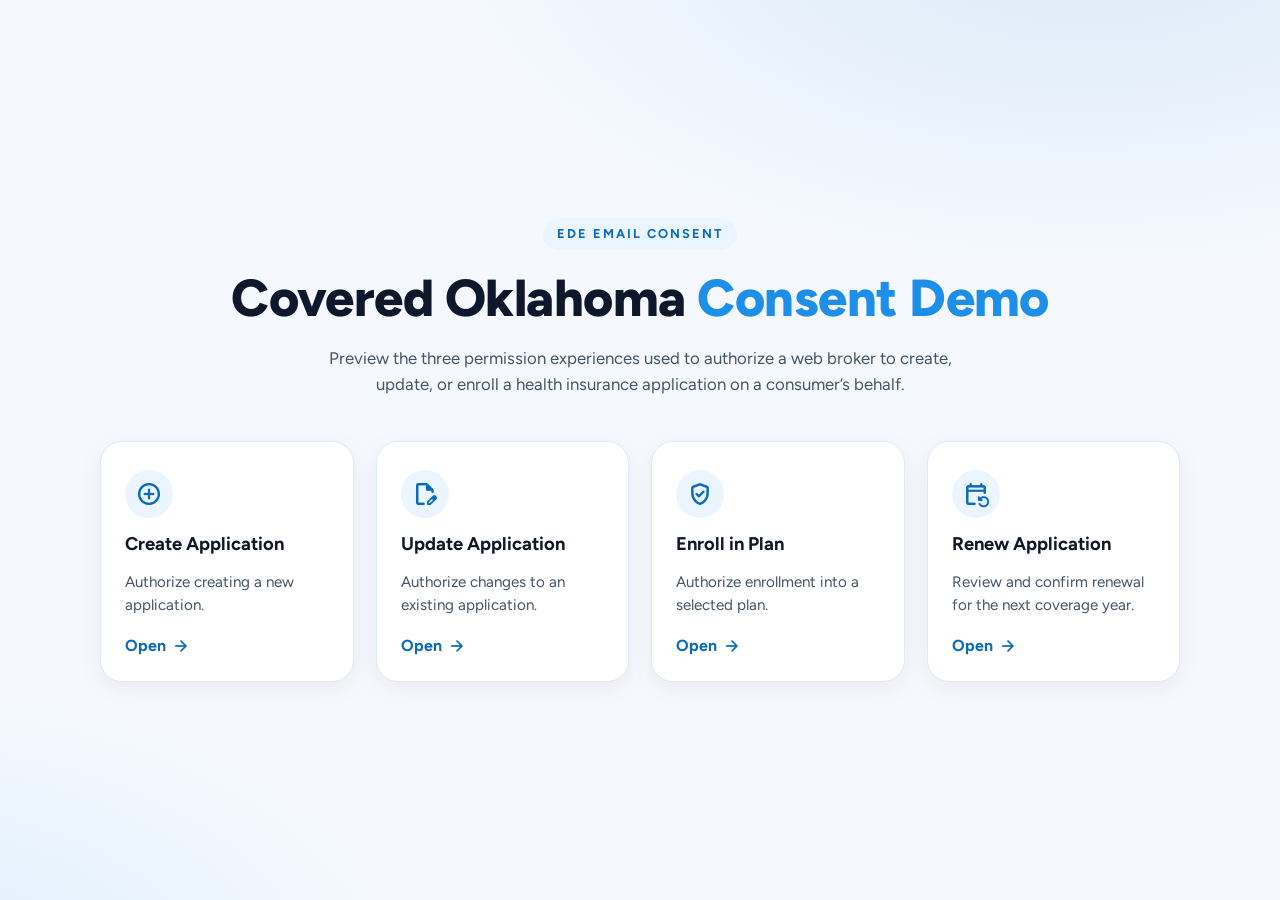
<file: index.html>
<!DOCTYPE html>
<html lang="en">
<head>
  <meta charset="UTF-8" />
  <meta name="viewport" content="width=device-width, initial-scale=1.0" />
  <title>EDE Consent Demo</title>
  <link rel="preconnect" href="https://fonts.googleapis.com" />
  <link rel="preconnect" href="https://fonts.gstatic.com" crossorigin />
  <link
    href="https://fonts.googleapis.com/css2?family=Figtree:wght@400;500;600;700;800&display=swap"
    rel="stylesheet"
  />
  <link
    href="https://fonts.googleapis.com/css2?family=Material+Symbols+Rounded:opsz,wght,FILL,GRAD@24,400,0,0"
    rel="stylesheet"
  />
  <link rel="stylesheet" href="styles.css" />
</head>
<body class="index-page">
  <main class="index-hero">
    <span class="index-eyebrow">EDE Email Consent</span>
    <h1 class="index-title">Covered Oklahoma <span class="index-accent">Consent Demo</span></h1>
    <p class="index-sub">
      Preview the three permission experiences used to authorize a web broker
      to create, update, or enroll a health insurance application on a
      consumer&rsquo;s behalf.
    </p>
    <nav class="index-grid" aria-label="Consent screens">
      <a href="create/" class="index-card">
        <span class="index-card__icon" aria-hidden="true">
          <span class="material-symbols-rounded">add_circle</span>
        </span>
        <span class="index-card__title">Create Application</span>
        <span class="index-card__desc">Authorize creating a new application.</span>
        <span class="index-card__cta">
          Open
          <span class="material-symbols-rounded" aria-hidden="true">arrow_forward</span>
        </span>
      </a>
      <a href="update/" class="index-card">
        <span class="index-card__icon" aria-hidden="true">
          <span class="material-symbols-rounded">edit_document</span>
        </span>
        <span class="index-card__title">Update Application</span>
        <span class="index-card__desc">Authorize changes to an existing application.</span>
        <span class="index-card__cta">
          Open
          <span class="material-symbols-rounded" aria-hidden="true">arrow_forward</span>
        </span>
      </a>
      <a href="enroll/" class="index-card">
        <span class="index-card__icon" aria-hidden="true">
          <span class="material-symbols-rounded">verified_user</span>
        </span>
        <span class="index-card__title">Enroll in Plan</span>
        <span class="index-card__desc">Authorize enrollment into a selected plan.</span>
        <span class="index-card__cta">
          Open
          <span class="material-symbols-rounded" aria-hidden="true">arrow_forward</span>
        </span>
      </a>
      <a href="renew/" class="index-card">
        <span class="index-card__icon" aria-hidden="true">
          <span class="material-symbols-rounded">event_repeat</span>
        </span>
        <span class="index-card__title">Renew Application</span>
        <span class="index-card__desc">Review and confirm renewal for the next coverage year.</span>
        <span class="index-card__cta">
          Open
          <span class="material-symbols-rounded" aria-hidden="true">arrow_forward</span>
        </span>
      </a>
    </nav>
  </main>
</body>
</html>
</file>
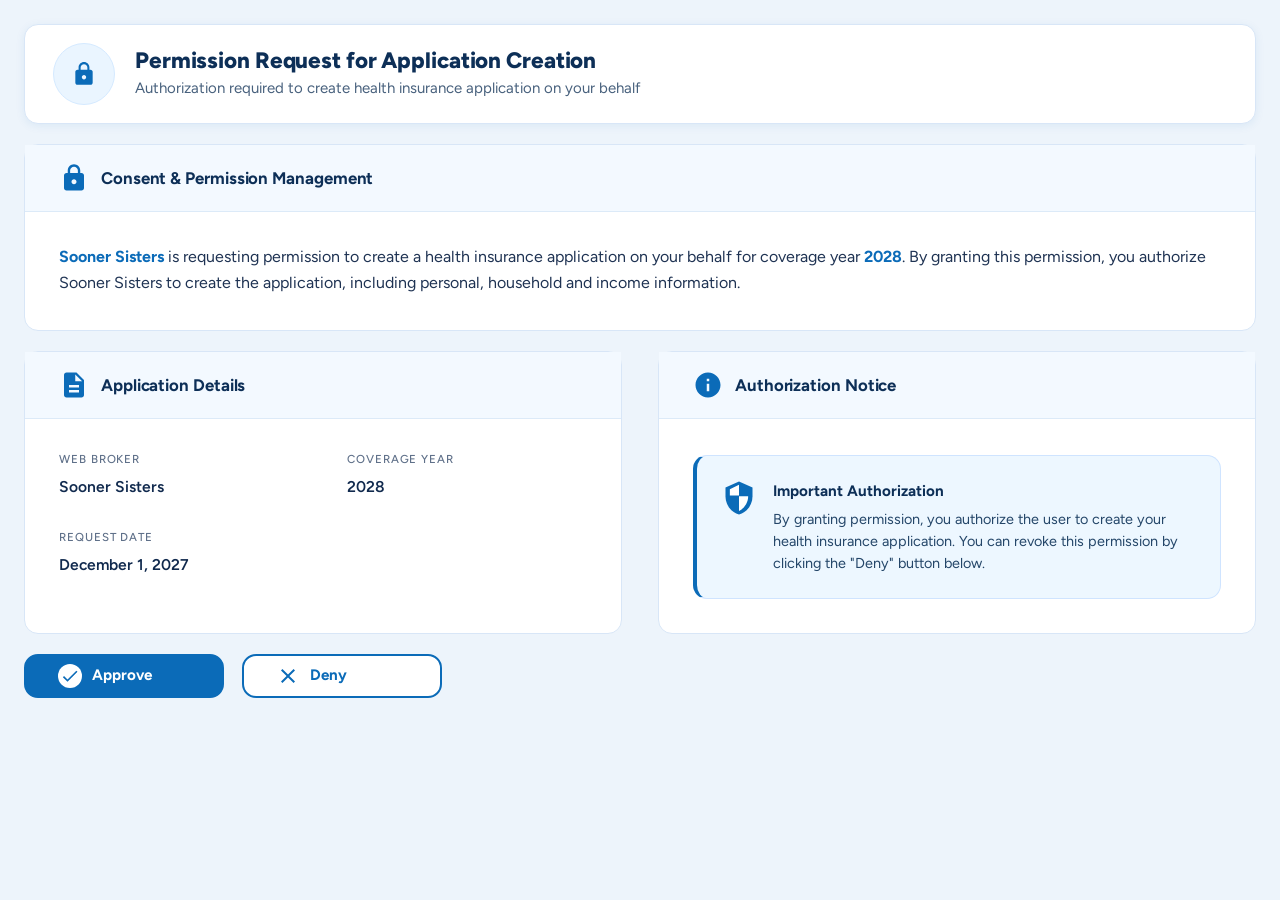
<file: create/index.html>
<!DOCTYPE html>
<html lang="en">

<head>
  <meta charset="UTF-8" />
  <meta name="viewport" content="width=device-width, initial-scale=1.0" />
  <title>Permission Request for Application Creation</title>
  <link rel="preconnect" href="https://fonts.googleapis.com" />
  <link rel="preconnect" href="https://fonts.gstatic.com" crossorigin />
  <link href="https://fonts.googleapis.com/css2?family=Figtree:wght@400;500;600;700;800&display=swap"
    rel="stylesheet" />
  <link href="https://fonts.googleapis.com/css2?family=Material+Symbols+Rounded:opsz,wght,FILL,GRAD@24,400,0,0"
    rel="stylesheet" />
  <link rel="stylesheet" href="../styles.css" />
</head>

<body class="create-page">

  <!-- Header -->
  <div class="container">
    <div class="page-header">
      <div class="header-icon-circle">
        <svg viewBox="0 0 24 24" xmlns="http://www.w3.org/2000/svg">
          <path
            d="M18 8h-1V6c0-2.76-2.24-5-5-5S7 3.24 7 6v2H6c-1.1 0-2 .9-2 2v10c0 1.1.9 2 2 2h12c1.1 0 2-.9 2-2V10c0-1.1-.9-2-2-2zm-6 9c-1.1 0-2-.9-2-2s.9-2 2-2 2 .9 2 2-.9 2-2 2zm3.1-9H8.9V6c0-1.71 1.39-3.1 3.1-3.1 1.71 0 3.1 1.39 3.1 3.1v2z" />
        </svg>
      </div>
      <div class="header-text">
        <h1>Permission Request for Application Creation</h1>
        <p>Authorization required to create health insurance application on your behalf</p>
      </div>
    </div>

    <!-- Content -->
    <!-- Consent & Permission Management -->
    <div class="card card-split">
      <div class="card-title">
        <svg viewBox="0 0 24 24" xmlns="http://www.w3.org/2000/svg">
          <path
            d="M18 8h-1V6c0-2.76-2.24-5-5-5S7 3.24 7 6v2H6c-1.1 0-2 .9-2 2v10c0 1.1.9 2 2 2h12c1.1 0 2-.9 2-2V10c0-1.1-.9-2-2-2zm-6 9c-1.1 0-2-.9-2-2s.9-2 2-2 2 .9 2 2-.9 2-2 2zm3.1-9H8.9V6c0-1.71 1.39-3.1 3.1-3.1 1.71 0 3.1 1.39 3.1 3.1v2z" />
        </svg>
        <h2>Consent &amp; Permission Management</h2>
      </div>
      <div class="card-content">
        <p class="consent-text">
          <span class="client">Sooner Sisters</span> is requesting permission to create a health insurance application on
          your behalf for coverage year <span class="year" id="coverageYear">—</span>. By granting this permission, you
          authorize Sooner Sisters to create the application, including personal, household and income information.
        </p>
      </div>
    </div>

    <!-- Two-column -->
    <div class="two-col">

      <!-- Application Details -->
      <div class="card card-split">
        <div class="card-title">
          <svg viewBox="0 0 24 24" xmlns="http://www.w3.org/2000/svg">
            <path
              d="M14 2H6c-1.1 0-2 .9-2 2v16c0 1.1.9 2 2 2h12c1.1 0 2-.9 2-2V8l-6-6zm2 16H8v-2h8v2zm0-4H8v-2h8v2zm-3-5V3.5L18.5 9H13z" />
          </svg>
          <h2>Application Details</h2>
        </div>
        <div class="card-content">
          <div class="details-grid">
            <div class="detail-item">
              <span class="detail-label">WEB BROKER</span>
              <span class="detail-value">Sooner Sisters</span>
            </div>
            <div class="detail-item">
              <span class="detail-label">COVERAGE YEAR</span>
              <span class="detail-value" id="coverageYearDetail">—</span>
            </div>
            <div class="detail-item">
              <span class="detail-label">REQUEST DATE</span>
              <span class="detail-value" id="requestDate">—</span>
            </div>
          </div>
        </div>
      </div>

      <!-- Authorization Notice -->
      <div class="card card-split">
        <div class="card-title">
          <svg viewBox="0 0 24 24" xmlns="http://www.w3.org/2000/svg">
            <path
              d="M12 2C6.48 2 2 6.48 2 12s4.48 10 10 10 10-4.48 10-10S17.52 2 12 2zm1 15h-2v-6h2v6zm0-8h-2V7h2v2z" />
          </svg>
          <h2>Authorization Notice</h2>
        </div>
        <div class="card-content">
          <div class="notice-box">
            <svg viewBox="0 0 24 24" xmlns="http://www.w3.org/2000/svg" aria-hidden="true" focusable="false">
              <path d="M12 1L3 5v6c0 5.55 3.84 10.74 9 12 5.16-1.26 9-6.45 9-12V5l-9-4z" />
              <path d="M5.9 6.1v4.2H12V3.2L5.9 6.1zM12 10.9v9.74c3.58-1.65 6.1-5.69 6.1-9.64v-.1H12z" fill="#fff" />
            </svg>
            <div>
              <h3>Important Authorization</h3>
              <p>By granting permission, you authorize the user to create your health insurance application. You can
                revoke this permission by clicking the "Deny" button below.</p>
            </div>
          </div>
        </div>
      </div>

    </div>

    <!-- Action buttons -->
    <div class="actions">
      <button class="btn-approve" onclick="handleAction('approve')">
        <svg viewBox="0 0 24 24">
          <path d="M9 16.17L4.83 12l-1.42 1.41L9 19 21 7l-1.41-1.41L9 16.17z" />
        </svg>
        Approve
      </button>
      <button class="btn-deny" onclick="handleAction('deny')">
        <svg viewBox="0 0 24 24">
          <path
            d="M19 6.41L17.59 5 12 10.59 6.41 5 5 6.41 10.59 12 5 17.59 6.41 19 12 13.41 17.59 19 19 17.59 13.41 12 19 6.41z" />
        </svg>
        Deny
      </button>
    </div>

  </div>

  <script>
    const coverageYear = 2028;
    const dateStr = 'December 1, 2027';

    document.getElementById('coverageYear').textContent = coverageYear;
    document.getElementById('coverageYearDetail').textContent = coverageYear;
    document.getElementById('requestDate').textContent = dateStr;

    function handleAction(type) {
      document.body.innerHTML = `
        <div style="min-height:100vh;display:flex;align-items:center;justify-content:center;background:#faf7f5;font-family:inherit;padding:24px;">
          <div style="background:#fff;border-radius:22px;padding:48px 40px;max-width:480px;width:100%;text-align:center;box-shadow:0 12px 32px rgba(126,20,20,0.10);border:1px solid #e6e6e6;">
            <div style="width:72px;height:72px;border-radius:50%;background:#f6dcd2;display:flex;align-items:center;justify-content:center;margin:0 auto 24px;">
              <svg viewBox="0 0 24 24" style="width:34px;height:34px;fill:#7e1414">
                <path d="M9 16.17L4.83 12l-1.42 1.41L9 19 21 7l-1.41-1.41L9 16.17z"/>
              </svg>
            </div>
            <h2 style="margin:0 0 12px;color:#1a1a1a;font-size:1.5rem;font-weight:800;letter-spacing:-0.01em;">Response Recorded</h2>
            <p style="color:#4a4a4a;font-size:1rem;line-height:1.65;margin:0;">Your response has been recorded. You may close this window.</p>
          </div>
        </div>
      `;
    }
  </script>

</body>

</html>
</file>
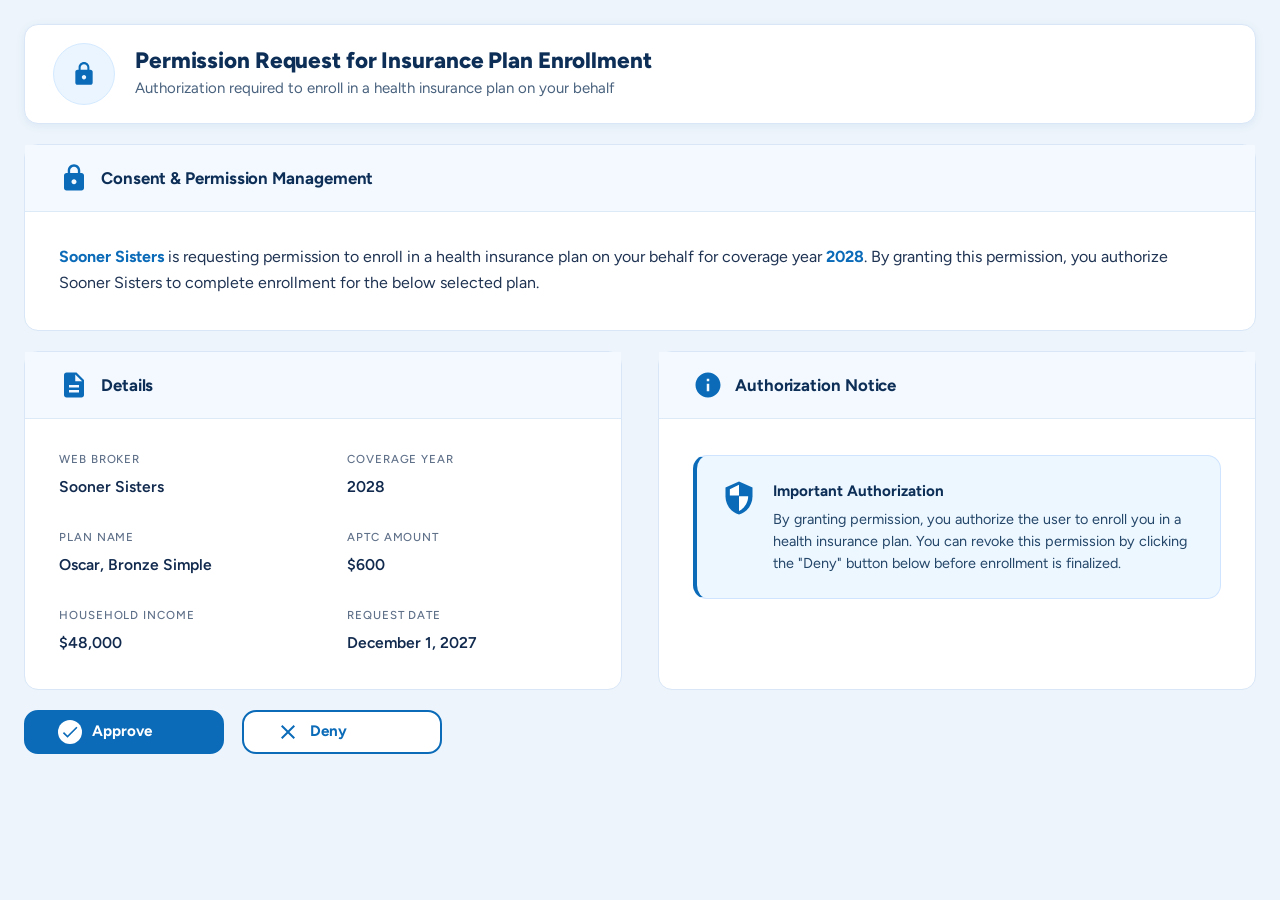
<file: enroll/index.html>
<!DOCTYPE html>
<html lang="en">

<head>
  <meta charset="UTF-8" />
  <meta name="viewport" content="width=device-width, initial-scale=1.0" />
  <title>Permission Request for Insurance Plan Enrollment</title>
  <link rel="preconnect" href="https://fonts.googleapis.com" />
  <link rel="preconnect" href="https://fonts.gstatic.com" crossorigin />
  <link href="https://fonts.googleapis.com/css2?family=Figtree:wght@400;500;600;700;800&display=swap"
    rel="stylesheet" />
  <link href="https://fonts.googleapis.com/css2?family=Material+Symbols+Rounded:opsz,wght,FILL,GRAD@24,400,0,0"
    rel="stylesheet" />
  <link rel="stylesheet" href="../styles.css" />
</head>

<body class="create-page">

  <!-- Header -->
  <div class="container">
    <div class="page-header">
      <div class="header-icon-circle">
        <svg viewBox="0 0 24 24" xmlns="http://www.w3.org/2000/svg">
          <path
            d="M18 8h-1V6c0-2.76-2.24-5-5-5S7 3.24 7 6v2H6c-1.1 0-2 .9-2 2v10c0 1.1.9 2 2 2h12c1.1 0 2-.9 2-2V10c0-1.1-.9-2-2-2zm-6 9c-1.1 0-2-.9-2-2s.9-2 2-2 2 .9 2 2-.9 2-2 2zm3.1-9H8.9V6c0-1.71 1.39-3.1 3.1-3.1 1.71 0 3.1 1.39 3.1 3.1v2z" />
        </svg>
      </div>
      <div class="header-text">
        <h1>Permission Request for Insurance Plan Enrollment</h1>
        <p>Authorization required to enroll in a health insurance plan on your behalf</p>
      </div>
    </div>

    <!-- Content -->


    <!-- Consent & Permission Management -->
    <div class="card card-split">
      <div class="card-title">
        <svg viewBox="0 0 24 24" xmlns="http://www.w3.org/2000/svg">
          <path
            d="M18 8h-1V6c0-2.76-2.24-5-5-5S7 3.24 7 6v2H6c-1.1 0-2 .9-2 2v10c0 1.1.9 2 2 2h12c1.1 0 2-.9 2-2V10c0-1.1-.9-2-2-2zm-6 9c-1.1 0-2-.9-2-2s.9-2 2-2 2 .9 2 2-.9 2-2 2zm3.1-9H8.9V6c0-1.71 1.39-3.1 3.1-3.1 1.71 0 3.1 1.39 3.1 3.1v2z" />
        </svg>
        <h2>Consent &amp; Permission Management</h2>
      </div>
      <div class="card-content">
        <p class="consent-text">
          <span class="client">Sooner Sisters</span> is requesting permission to enroll in a health insurance plan on your
          behalf for coverage year <span class="year" id="coverageYear">—</span>. By granting this permission, you
          authorize Sooner Sisters to complete enrollment for the below selected plan.
        </p>
      </div>
    </div>

    <!-- Two-column -->
    <div class="two-col">
      <!-- Details -->
      <div class="card card-split">
        <div class="card-title">
          <svg viewBox="0 0 24 24" xmlns="http://www.w3.org/2000/svg">
            <path
              d="M14 2H6c-1.1 0-2 .9-2 2v16c0 1.1.9 2 2 2h12c1.1 0 2-.9 2-2V8l-6-6zm2 16H8v-2h8v2zm0-4H8v-2h8v2zm-3-5V3.5L18.5 9H13z" />
          </svg>
          <h2>Details</h2>
        </div>
        <div class="card-content">
          <div class="details-grid">
            <div class="detail-item">
              <span class="detail-label">WEB BROKER</span>
              <span class="detail-value">Sooner Sisters</span>
            </div>
            <div class="detail-item">
              <span class="detail-label">COVERAGE YEAR</span>
              <span class="detail-value" id="coverageYearDetail">—</span>
            </div>
            <div class="detail-item">
              <span class="detail-label">PLAN NAME</span>
              <span class="detail-value">Oscar, Bronze Simple</span>
            </div>
            <div class="detail-item">
              <span class="detail-label">APTC AMOUNT</span>
              <span class="detail-value">$600</span>
            </div>
            <div class="detail-item">
              <span class="detail-label">HOUSEHOLD INCOME</span>
              <span class="detail-value">$48,000</span>
            </div>
            <div class="detail-item">
              <span class="detail-label">REQUEST DATE</span>
              <span class="detail-value" id="requestDate">—</span>
            </div>
          </div>
        </div>
      </div>

      <!-- Authorization Notice -->
      <div class="card card-split">
        <div class="card-title">
          <svg viewBox="0 0 24 24" xmlns="http://www.w3.org/2000/svg">
            <path
              d="M12 2C6.48 2 2 6.48 2 12s4.48 10 10 10 10-4.48 10-10S17.52 2 12 2zm1 15h-2v-6h2v6zm0-8h-2V7h2v2z" />
          </svg>
          <h2>Authorization Notice</h2>
        </div>
        <div class="card-content">
          <div class="notice-box">
            <svg viewBox="0 0 24 24" xmlns="http://www.w3.org/2000/svg" aria-hidden="true" focusable="false">
              <path d="M12 1L3 5v6c0 5.55 3.84 10.74 9 12 5.16-1.26 9-6.45 9-12V5l-9-4z" />
              <path d="M5.9 6.1v4.2H12V3.2L5.9 6.1zM12 10.9v9.74c3.58-1.65 6.1-5.69 6.1-9.64v-.1H12z" fill="#fff" />
            </svg>
            <div>
              <h3>Important Authorization</h3>
              <p>By granting permission, you authorize the user to enroll you in a health insurance plan. You can revoke
                this permission by clicking the "Deny" button below before enrollment is finalized.</p>
            </div>
          </div>
        </div>
      </div>

    </div>

    <!-- Action buttons -->
    <div class="actions">
      <button class="btn-approve" onclick="handleAction('approve')">
        <svg viewBox="0 0 24 24">
          <path d="M9 16.17L4.83 12l-1.42 1.41L9 19 21 7l-1.41-1.41L9 16.17z" />
        </svg>
        Approve
      </button>
      <button class="btn-deny" onclick="handleAction('deny')">
        <svg viewBox="0 0 24 24">
          <path
            d="M19 6.41L17.59 5 12 10.59 6.41 5 5 6.41 10.59 12 5 17.59 6.41 19 12 13.41 17.59 19 19 17.59 13.41 12 19 6.41z" />
        </svg>
        Deny
      </button>
    </div>

  </div>

  <script>
    const coverageYear = 2028;
    const dateStr = 'December 1, 2027';

    document.getElementById('coverageYear').textContent = coverageYear;
    document.getElementById('coverageYearDetail').textContent = coverageYear;
    document.getElementById('requestDate').textContent = dateStr;

    function handleAction(type) {
      document.body.innerHTML = `
        <div style="min-height:100vh;display:flex;align-items:center;justify-content:center;background:#faf7f5;font-family:inherit;padding:24px;">
          <div style="background:#fff;border-radius:22px;padding:48px 40px;max-width:480px;width:100%;text-align:center;box-shadow:0 12px 32px rgba(126,20,20,0.10);border:1px solid #e6e6e6;">
            <div style="width:72px;height:72px;border-radius:50%;background:#f6dcd2;display:flex;align-items:center;justify-content:center;margin:0 auto 24px;">
              <svg viewBox="0 0 24 24" style="width:34px;height:34px;fill:#7e1414">
                <path d="M9 16.17L4.83 12l-1.42 1.41L9 19 21 7l-1.41-1.41L9 16.17z"/>
              </svg>
            </div>
            <h2 style="margin:0 0 12px;color:#1a1a1a;font-size:1.5rem;font-weight:800;letter-spacing:-0.01em;">Response Recorded</h2>
            <p style="color:#4a4a4a;font-size:1rem;line-height:1.65;margin:0;">Your response has been recorded. You may close this window.</p>
          </div>
        </div>
      `;
    }
  </script>

</body>

</html>
</file>
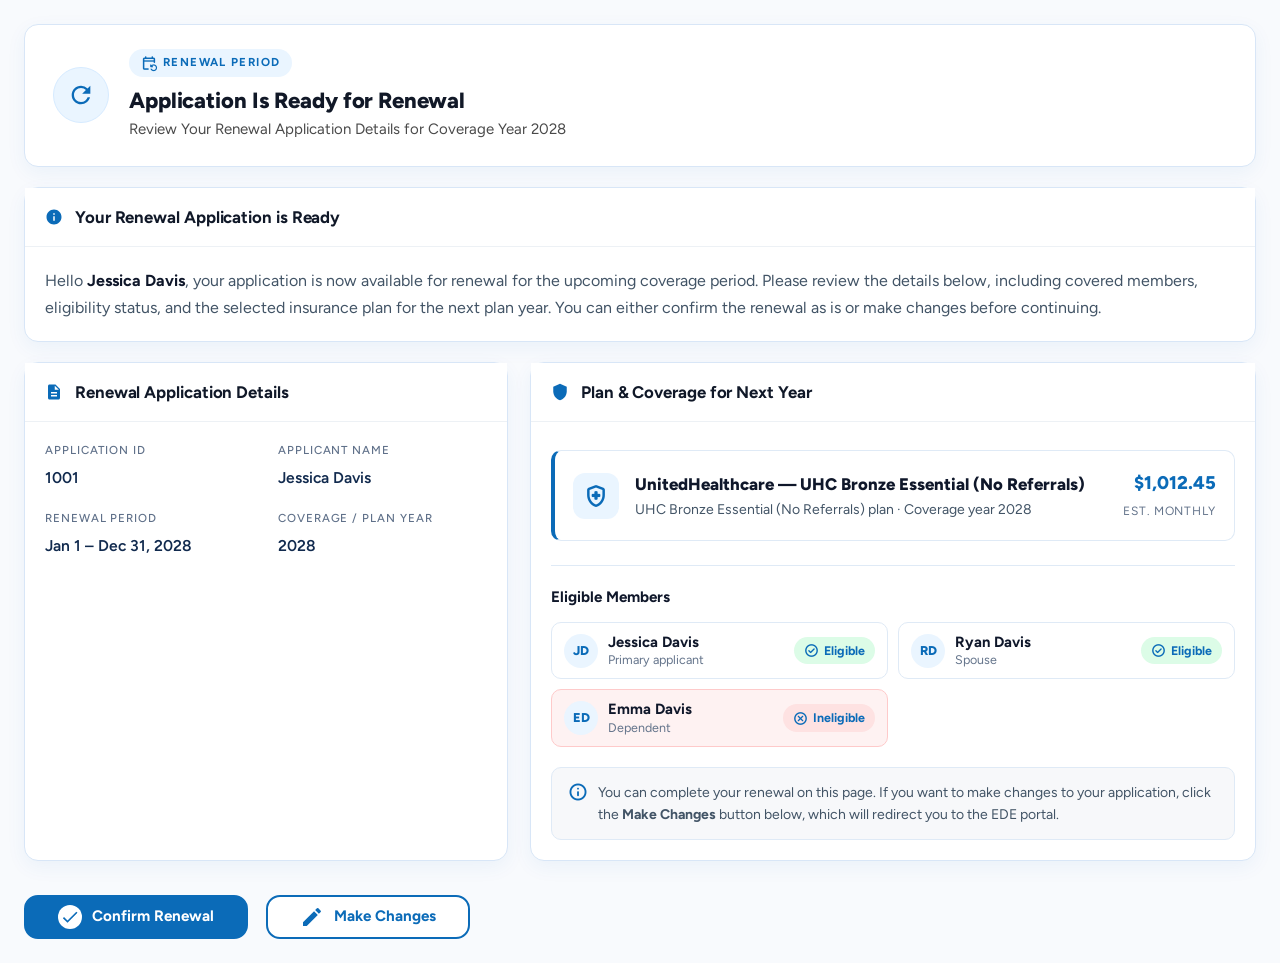
<file: renew/index.html>
<!DOCTYPE html>
<html lang="en">

<head>
  <meta charset="UTF-8" />
  <meta name="viewport" content="width=device-width, initial-scale=1.0" />
  <title>Renewal Application Ready</title>
  <link rel="preconnect" href="https://fonts.googleapis.com" />
  <link rel="preconnect" href="https://fonts.gstatic.com" crossorigin />
  <link href="https://fonts.googleapis.com/css2?family=Figtree:wght@400;500;600;700;800&display=swap"
    rel="stylesheet" />
  <link href="https://fonts.googleapis.com/css2?family=Material+Symbols+Rounded:opsz,wght,FILL,GRAD@24,400,0,0"
    rel="stylesheet" />
  <link rel="stylesheet" href="../styles.css" />
</head>

<body class="create-page renew-page">

  <div class="container">

    <!-- Header -->
    <div class="page-header">
      <div class="header-icon-circle">
        <svg viewBox="0 0 24 24" xmlns="http://www.w3.org/2000/svg" aria-hidden="true">
          <path
            d="M17.65 6.35A7.958 7.958 0 0 0 12 4c-4.42 0-7.99 3.58-7.99 8s3.57 8 7.99 8c3.73 0 6.84-2.55 7.73-6h-2.08A5.99 5.99 0 0 1 12 18c-3.31 0-6-2.69-6-6s2.69-6 6-6c1.66 0 3.14.69 4.22 1.78L13 11h7V4l-2.35 2.35z" />
        </svg>
      </div>
      <div class="header-text">
        <span class="renew-eyebrow">
          <span class="material-symbols-rounded" aria-hidden="true">event_repeat</span>
          Renewal Period
        </span>
        <h1>Application Is Ready for Renewal</h1>
        <p>Review Your Renewal Application Details for Coverage Year <span id="headerYear">&mdash;</span></p>
      </div>
    </div>

    <!-- Loading state -->
    <div class="card" id="loadingState" role="status" aria-live="polite">
      <div class="state-panel">
        <div class="spinner" aria-hidden="true"></div>
        <h2>Loading your renewal application</h2>
        <p>Please wait while we retrieve your renewal details for the upcoming coverage year.</p>
      </div>
    </div>

    <!-- Error state -->
    <div class="card hidden" id="errorState" role="alert">
      <div class="state-panel">
        <div class="state-icon state-icon--error" aria-hidden="true">
          <span class="material-symbols-rounded">error</span>
        </div>
        <h2>Renewal details unavailable</h2>
        <p>We couldn&rsquo;t load your renewal application right now. Please try again in a few minutes, or open the
          portal to complete your renewal.</p>
        <div class="renew-actions">
          <button type="button" class="btn-approve" onclick="loadRenewal()">
            <span class="material-symbols-rounded" aria-hidden="true">refresh</span>
            Try Again
          </button>
          <button type="button" class="btn-deny" onclick="goToPortal()">
            <span class="material-symbols-rounded" aria-hidden="true">open_in_new</span>
            Open Portal
          </button>
        </div>
      </div>
    </div>

    <!-- Empty state -->
    <div class="card hidden" id="emptyState">
      <div class="state-panel">
        <div class="state-icon" aria-hidden="true">
          <span class="material-symbols-rounded">folder_off</span>
        </div>
        <h2>No renewal application found</h2>
        <p>There isn&rsquo;t a renewal application linked to this request. If you believe this is a mistake, please open
          the portal or contact support for help.</p>
        <div class="renew-actions">
          <button type="button" class="btn-approve" onclick="goToPortal()">
            <span class="material-symbols-rounded" aria-hidden="true">open_in_new</span>
            Go to Portal
          </button>
        </div>
      </div>
    </div>

    <!-- Success state -->
    <div class="card hidden" id="successState" role="status" aria-live="polite" tabindex="-1">
      <div class="state-panel">
        <div class="state-icon state-icon--success" aria-hidden="true">
          <span class="material-symbols-rounded">check_circle</span>
        </div>
        <h2>Renewal confirmed</h2>
        <p>Your renewal application <strong id="successAppId"></strong> has been submitted for coverage year
          <strong id="successYear"></strong> with your current details. A confirmation will be sent to your email. You
          may now close this window.</p>
      </div>
    </div>

    <!-- Main content -->
    <div id="renewalContent" class="hidden">

      <!-- Intro message -->
      <div class="card card-split renew-intro">
        <div class="card-title">
          <svg viewBox="0 0 24 24" xmlns="http://www.w3.org/2000/svg" aria-hidden="true">
            <path d="M12 2C6.48 2 2 6.48 2 12s4.48 10 10 10 10-4.48 10-10S17.52 2 12 2zm1 15h-2v-6h2v6zm0-8h-2V7h2v2z" />
          </svg>
          <h2>Your Renewal Application is Ready</h2>
        </div>
        <div class="card-content">
          <p class="consent-text">
            Hello <span class="name" id="introName">&mdash;</span>, your application is now available for renewal for
            the upcoming coverage period. Please review the details below, including covered members, eligibility
            status, and the selected insurance plan for the next plan year. You can either confirm the renewal as is or
            make changes before continuing.
          </p>
        </div>
      </div>

      <!-- Two-column: details + plan/coverage -->
      <div class="two-col">

        <!-- Renewal details -->
        <div class="card card-split">
          <div class="card-title">
            <svg viewBox="0 0 24 24" xmlns="http://www.w3.org/2000/svg" aria-hidden="true">
              <path
                d="M14 2H6c-1.1 0-2 .9-2 2v16c0 1.1.9 2 2 2h12c1.1 0 2-.9 2-2V8l-6-6zm2 16H8v-2h8v2zm0-4H8v-2h8v2zm-3-5V3.5L18.5 9H13z" />
            </svg>
            <h2>Renewal Application Details</h2>
          </div>
          <div class="card-content">
            <div class="details-grid">
              <div class="detail-item">
                <span class="detail-label">Application ID</span>
                <span class="detail-value" id="detailAppId">&mdash;</span>
              </div>
              <div class="detail-item">
                <span class="detail-label">Applicant Name</span>
                <span class="detail-value" id="detailApplicant">&mdash;</span>
              </div>
              <div class="detail-item">
                <span class="detail-label">Renewal Period</span>
                <span class="detail-value" id="detailPeriod">&mdash;</span>
              </div>
              <div class="detail-item">
                <span class="detail-label">Coverage / Plan Year</span>
                <span class="detail-value" id="detailYear">&mdash;</span>
              </div>
            </div>
          </div>
        </div>

        <!-- Plan, covered members & instructions -->
        <div class="card card-split">
          <div class="card-title">
            <svg viewBox="0 0 24 24" xmlns="http://www.w3.org/2000/svg" aria-hidden="true">
              <path d="M12 1L3 5v6c0 5.55 3.84 10.74 9 12 5.16-1.26 9-6.45 9-12V5l-9-4z" />
            </svg>
            <h2>Plan &amp; Coverage for Next Year</h2>
          </div>
          <div class="card-content">
            <div class="plan-card">
              <div class="plan-icon" aria-hidden="true">
                <span class="material-symbols-rounded">health_and_safety</span>
              </div>
              <div class="plan-info">
                <div class="plan-name" id="planName">&mdash;</div>
                <div class="plan-meta" id="planMeta">&mdash;</div>
              </div>
              <div class="plan-premium">
                <strong id="planPremium">&mdash;</strong>
                <span>Est. monthly</span>
              </div>
            </div>

            <h3 class="subsection-title">Eligible Members</h3>
            <ul class="member-list" id="memberList"></ul>

            <p class="channel-note" style="margin-top:20px;">
              <span class="material-symbols-rounded" aria-hidden="true">info</span>
              <span>You can complete your renewal on this page. If you want to make changes to your application, click
                the <strong>Make Changes</strong> button below, which will redirect you to the EDE portal.</span>
            </p>
          </div>
        </div>

      </div>

      <!-- Actions -->
      <div class="actions renew-actions-row" role="group" aria-label="Renewal actions">
        <button type="button" class="btn-approve" id="confirmBtn" onclick="confirmRenewal()">
          <svg viewBox="0 0 24 24" aria-hidden="true">
            <path d="M9 16.17L4.83 12l-1.42 1.41L9 19 21 7l-1.41-1.41L9 16.17z" />
          </svg>
          Confirm Renewal
        </button>
        <button type="button" class="btn-deny" id="makeChangesBtn" onclick="goToPortal()">
          <svg viewBox="0 0 24 24" aria-hidden="true">
            <path
              d="M3 17.25V21h3.75L17.81 9.94l-3.75-3.75L3 17.25zM20.71 7.04c.39-.39.39-1.02 0-1.41l-2.34-2.34a.9959.9959 0 0 0-1.41 0l-1.83 1.83 3.75 3.75 1.83-1.83z" />
          </svg>
          Make Changes
        </button>
      </div>

    </div>

  </div>

  <script>
    // Sample renewal payload. In production this comes from the renewal API,
    // keyed off a token in the email link (e.g. ?token=...).
    const SAMPLE_RENEWAL = {
      applicationId: '1001',
      applicantName: 'Jessica Davis',
      coverageYear: 2028,
      members: [
        { name: 'Jessica Davis', relation: 'Primary applicant', eligibility: 'eligible' },
        { name: 'Ryan Davis', relation: 'Spouse', eligibility: 'eligible' },
        { name: 'Emma Davis', relation: 'Dependent', eligibility: 'ineligible' }
      ],
      plan: {
        name: 'UnitedHealthcare — UHC Bronze Essential (No Referrals)',
        metal: 'UHC Bronze Essential (No Referrals)',
        premium: '$1,012.45'
      }
    };

    const els = {
      loading: document.getElementById('loadingState'),
      error: document.getElementById('errorState'),
      empty: document.getElementById('emptyState'),
      success: document.getElementById('successState'),
      content: document.getElementById('renewalContent')
    };

    function showOnly(key) {
      Object.entries(els).forEach(([name, el]) => {
        el.classList.toggle('hidden', name !== key);
      });
    }

    const BADGES = {
      eligible: { cls: 'badge--eligible', icon: 'check_circle', label: 'Eligible' },
      ineligible: { cls: 'badge--ineligible', icon: 'cancel', label: 'Ineligible' },
      pending: { cls: 'badge--pending', icon: 'schedule', label: 'Pending' }
    };

    function initials(name) {
      return name.split(' ').map(p => p[0]).slice(0, 2).join('').toUpperCase();
    }

    function renderRenewal(data) {
      const year = data.coverageYear;
      document.getElementById('headerYear').textContent = year;
      document.getElementById('introName').textContent = data.applicantName;
      document.getElementById('detailAppId').textContent = data.applicationId;
      document.getElementById('detailApplicant').textContent = data.applicantName;
      document.getElementById('detailPeriod').textContent = 'Jan 1 \u2013 Dec 31, ' + year;
      document.getElementById('detailYear').textContent = year;

      const list = document.getElementById('memberList');
      list.innerHTML = '';
      data.members.forEach(m => {
        const status = BADGES[m.eligibility] ? m.eligibility : 'pending';
        const badge = BADGES[status];
        const row = document.createElement('li');
        row.className = 'member-row member-row--' + status;
        row.innerHTML =
          '<span class="member-avatar" aria-hidden="true">' + initials(m.name) + '</span>' +
          '<span class="member-identity">' +
            '<span class="member-name">' + m.name + '</span>' +
            '<span class="member-relation">' + m.relation + '</span>' +
          '</span>' +
          '<span class="badge ' + badge.cls + '">' +
            '<span class="material-symbols-rounded" aria-hidden="true">' + badge.icon + '</span>' +
            badge.label +
          '</span>';
        list.appendChild(row);
      });

      document.getElementById('planName').textContent = data.plan.name;
      document.getElementById('planMeta').textContent = data.plan.metal + ' plan \u00b7 Coverage year ' + year;
      document.getElementById('planPremium').textContent = data.plan.premium;

      renderRenewal.current = data;
      showOnly('content');
    }

    function confirmRenewal() {
      const data = renderRenewal.current;
      const btn = document.getElementById('confirmBtn');
      btn.disabled = true;
      btn.style.opacity = '0.7';
      // Simulate the renewal confirmation request.
      setTimeout(() => {
        document.getElementById('successAppId').textContent = data.applicationId;
        document.getElementById('successYear').textContent = data.coverageYear;
        showOnly('success');
        const s = document.getElementById('successState');
        if (s.focus) s.focus();
      }, 700);
    }

    // "Make Changes" / portal actions show a redirect message instead of navigating.
    function goToPortal() {
      document.body.innerHTML =
        '<div style="min-height:100vh;display:flex;align-items:center;justify-content:center;background:#eef0f3;font-family:inherit;padding:24px;">' +
          '<div style="background:#fff;border-radius:22px;padding:48px 40px;max-width:480px;width:100%;text-align:center;box-shadow:0 12px 32px rgba(126,20,20,0.10);border:1px solid #e6e6e6;">' +
            '<div style="width:72px;height:72px;border-radius:50%;background:#f6dcd2;display:flex;align-items:center;justify-content:center;margin:0 auto 24px;">' +
              '<span class="material-symbols-rounded" style="font-size:36px;color:#7e1414;">open_in_new</span>' +
            '</div>' +
            '<h2 style="margin:0 0 12px;color:#1a1a1a;font-size:1.5rem;font-weight:800;letter-spacing:-0.01em;">Redirected to EDE Portal</h2>' +
            '<p style="color:#4a4a4a;font-size:1rem;line-height:1.65;margin:0;">You are being redirected to the EDE portal to update your renewal application.</p>' +
          '</div>' +
        '</div>';
    }

    function loadRenewal() {
      showOnly('loading');
      const params = new URLSearchParams(location.search);
      const forced = params.get('state'); // demo helper: ?state=error|empty|loading

      setTimeout(() => {
        if (forced === 'error') return showOnly('error');
        if (forced === 'empty') return showOnly('empty');
        if (forced === 'loading') return; // stay loading for demo
        renderRenewal(SAMPLE_RENEWAL);
      }, 900);
    }

    loadRenewal();
  </script>

</body>

</html>
</file>
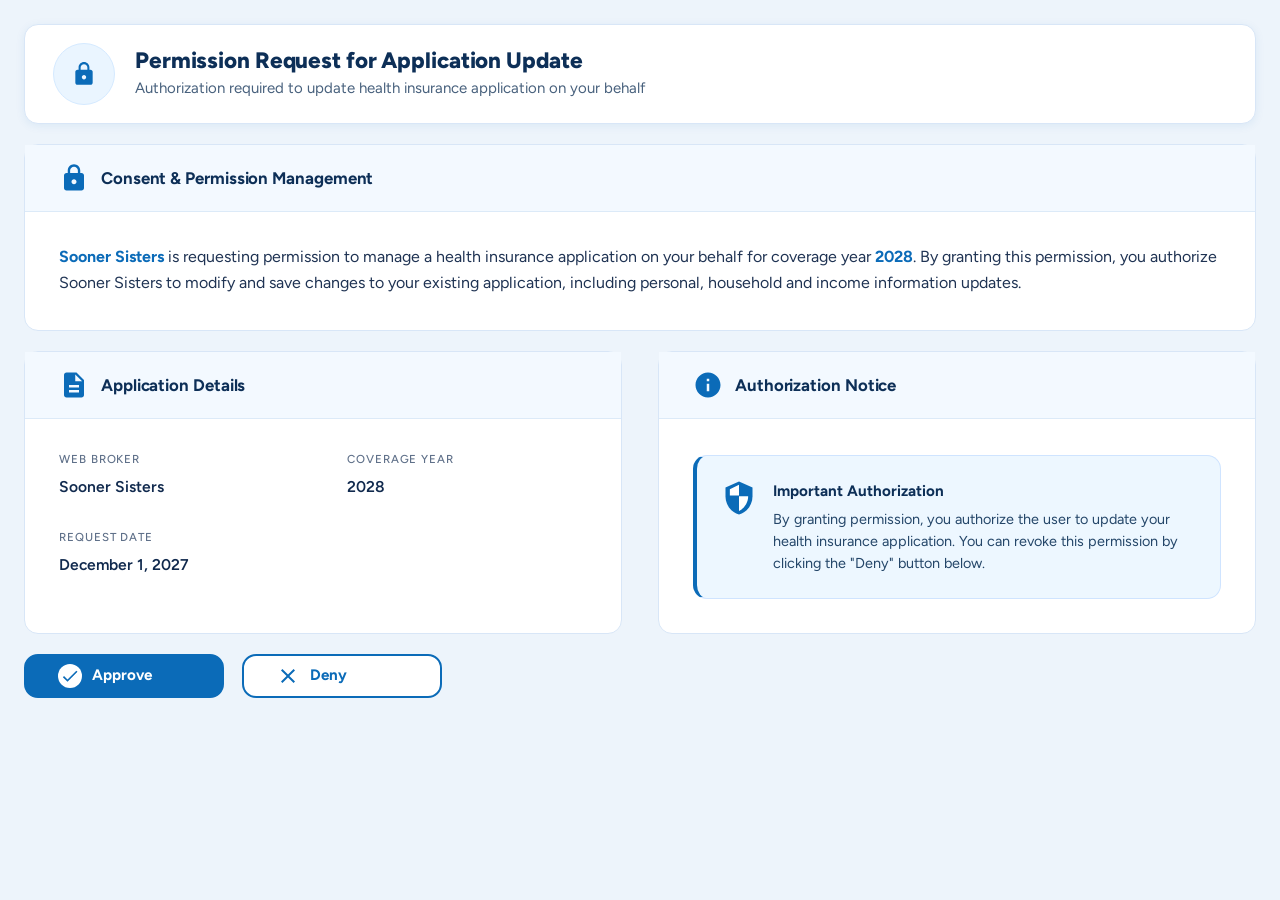
<file: update/index.html>
<!DOCTYPE html>
<html lang="en">

<head>
  <meta charset="UTF-8" />
  <meta name="viewport" content="width=device-width, initial-scale=1.0" />
  <title>Permission Request for Application Update</title>
  <link rel="preconnect" href="https://fonts.googleapis.com" />
  <link rel="preconnect" href="https://fonts.gstatic.com" crossorigin />
  <link href="https://fonts.googleapis.com/css2?family=Figtree:wght@400;500;600;700;800&display=swap"
    rel="stylesheet" />
  <link href="https://fonts.googleapis.com/css2?family=Material+Symbols+Rounded:opsz,wght,FILL,GRAD@24,400,0,0"
    rel="stylesheet" />
  <link rel="stylesheet" href="../styles.css" />
</head>

<body class="create-page">

  <!-- Header -->
  <div class="container">
    <div class="page-header">
      <div class="header-icon-circle">
        <svg viewBox="0 0 24 24" xmlns="http://www.w3.org/2000/svg">
          <path
            d="M18 8h-1V6c0-2.76-2.24-5-5-5S7 3.24 7 6v2H6c-1.1 0-2 .9-2 2v10c0 1.1.9 2 2 2h12c1.1 0 2-.9 2-2V10c0-1.1-.9-2-2-2zm-6 9c-1.1 0-2-.9-2-2s.9-2 2-2 2 .9 2 2-.9 2-2 2zm3.1-9H8.9V6c0-1.71 1.39-3.1 3.1-3.1 1.71 0 3.1 1.39 3.1 3.1v2z" />
        </svg>
      </div>
      <div class="header-text">
        <h1>Permission Request for Application Update</h1>
        <p>Authorization required to update health insurance application on your behalf</p>
      </div>
    </div>



    <!-- Content -->
    <!-- Consent & Permission Management -->
    <div class="card card-split">
      <div class="card-title">
        <svg viewBox="0 0 24 24" xmlns="http://www.w3.org/2000/svg">
          <path
            d="M18 8h-1V6c0-2.76-2.24-5-5-5S7 3.24 7 6v2H6c-1.1 0-2 .9-2 2v10c0 1.1.9 2 2 2h12c1.1 0 2-.9 2-2V10c0-1.1-.9-2-2-2zm-6 9c-1.1 0-2-.9-2-2s.9-2 2-2 2 .9 2 2-.9 2-2 2zm3.1-9H8.9V6c0-1.71 1.39-3.1 3.1-3.1 1.71 0 3.1 1.39 3.1 3.1v2z" />
        </svg>
        <h2>Consent &amp; Permission Management</h2>
      </div>
      <div class="card-content">
        <p class="consent-text">
          <span class="client">Sooner Sisters</span> is requesting permission to manage a health insurance application on
          your behalf for coverage year <span class="year" id="coverageYear">—</span>. By granting this permission, you
          authorize Sooner Sisters to modify and save changes to your existing application, including personal, household
          and income information updates.
        </p>
      </div>
    </div>

    <!-- Two-column -->
    <div class="two-col">

      <!-- Application Details -->
      <div class="card card-split">
        <div class="card-title">
          <svg viewBox="0 0 24 24" xmlns="http://www.w3.org/2000/svg">
            <path
              d="M14 2H6c-1.1 0-2 .9-2 2v16c0 1.1.9 2 2 2h12c1.1 0 2-.9 2-2V8l-6-6zm2 16H8v-2h8v2zm0-4H8v-2h8v2zm-3-5V3.5L18.5 9H13z" />
          </svg>
          <h2>Application Details</h2>
        </div>
        <div class="card-content">
          <div class="details-grid">
            <div class="detail-item">
              <span class="detail-label">WEB BROKER</span>
              <span class="detail-value">Sooner Sisters</span>
            </div>
            <div class="detail-item">
              <span class="detail-label">COVERAGE YEAR</span>
              <span class="detail-value" id="coverageYearDetail">—</span>
            </div>
            <div class="detail-item">
              <span class="detail-label">REQUEST DATE</span>
              <span class="detail-value" id="requestDate">—</span>
            </div>
          </div>
        </div>
      </div>

      <!-- Authorization Notice -->
      <div class="card card-split">
        <div class="card-title">
          <svg viewBox="0 0 24 24" xmlns="http://www.w3.org/2000/svg">
            <path
              d="M12 2C6.48 2 2 6.48 2 12s4.48 10 10 10 10-4.48 10-10S17.52 2 12 2zm1 15h-2v-6h2v6zm0-8h-2V7h2v2z" />
          </svg>
          <h2>Authorization Notice</h2>
        </div>
        <div class="card-content">
          <div class="notice-box">
            <svg viewBox="0 0 24 24" xmlns="http://www.w3.org/2000/svg" aria-hidden="true" focusable="false">
              <path d="M12 1L3 5v6c0 5.55 3.84 10.74 9 12 5.16-1.26 9-6.45 9-12V5l-9-4z" />
              <path d="M5.9 6.1v4.2H12V3.2L5.9 6.1zM12 10.9v9.74c3.58-1.65 6.1-5.69 6.1-9.64v-.1H12z" fill="#fff" />
            </svg>
            <div>
              <h3>Important Authorization</h3>
              <p>By granting permission, you authorize the user to update your health insurance application. You can
                revoke this permission by clicking the "Deny" button below.</p>
            </div>
          </div>
        </div>
      </div>

    </div>

    <!-- Action buttons -->
    <div class="actions">
      <button class="btn-approve" onclick="handleAction('approve')">
        <svg viewBox="0 0 24 24">
          <path d="M9 16.17L4.83 12l-1.42 1.41L9 19 21 7l-1.41-1.41L9 16.17z" />
        </svg>
        Approve
      </button>
      <button class="btn-deny" onclick="handleAction('deny')">
        <svg viewBox="0 0 24 24">
          <path
            d="M19 6.41L17.59 5 12 10.59 6.41 5 5 6.41 10.59 12 5 17.59 6.41 19 12 13.41 17.59 19 19 17.59 13.41 12 19 6.41z" />
        </svg>
        Deny
      </button>
    </div>

  </div>

  <script>
    const coverageYear = 2028;
    const dateStr = 'December 1, 2027';

    document.getElementById('coverageYear').textContent = coverageYear;
    document.getElementById('coverageYearDetail').textContent = coverageYear;
    document.getElementById('requestDate').textContent = dateStr;

    function handleAction(type) {
      document.body.innerHTML = `
        <div style="min-height:100vh;display:flex;align-items:center;justify-content:center;background:#faf7f5;font-family:inherit;padding:24px;">
          <div style="background:#fff;border-radius:22px;padding:48px 40px;max-width:480px;width:100%;text-align:center;box-shadow:0 12px 32px rgba(126,20,20,0.10);border:1px solid #e6e6e6;">
            <div style="width:72px;height:72px;border-radius:50%;background:#f6dcd2;display:flex;align-items:center;justify-content:center;margin:0 auto 24px;">
              <svg viewBox="0 0 24 24" style="width:34px;height:34px;fill:#7e1414">
                <path d="M9 16.17L4.83 12l-1.42 1.41L9 19 21 7l-1.41-1.41L9 16.17z"/>
              </svg>
            </div>
            <h2 style="margin:0 0 12px;color:#1a1a1a;font-size:1.5rem;font-weight:800;letter-spacing:-0.01em;">Response Recorded</h2>
            <p style="color:#4a4a4a;font-size:1rem;line-height:1.65;margin:0;">Your response has been recorded. You may close this window.</p>
          </div>
        </div>
      `;
    }
  </script>

</body>

</html>
</file>
<file: styles.css>
/* =========================================================
   EDE Email Consent Demo — shared styles
   Look & feel aligned with Covered Oklahoma landing page.
   Font: Figtree | Icons: Material Symbols Rounded
   ========================================================= */

:root {
  --color-bg: #f5f9ff;
  --color-surface: #ffffff;
  --color-text: #0f172a;
  --color-text-soft: #425466;
  --color-muted: #64748b;
  --color-line: #dfeaf6;

  --color-primary: #0b6bb8;
  --color-primary-hover: #08599a;
  --color-primary-dark: #0a4b7a;
  --color-accent: #1d8fe8;
  --color-accent-soft: #eaf5ff;
  --color-accent-peach: #bfdcff;

  --color-notice-bg: #edf7ff;
  --color-notice-border: #c5ddff;
  --color-notice-text: #244669;
  --color-notice-title: #0b6bb8;

  --color-danger: #d93025;
  --color-danger-hover: #fff5f5;

  --radius-sm: 10px;
  --radius: 16px;
  --radius-lg: 22px;
  --radius-pill: 999px;

  --shadow-sm: 0 1px 2px rgba(0, 0, 0, 0.05);
  --shadow-card: 0 6px 22px rgba(126, 20, 20, 0.07);
  --shadow-md: 0 12px 32px rgba(0, 0, 0, 0.10);

  --transition: 220ms ease;
}

* {
  box-sizing: border-box;
  margin: 0;
  padding: 0;
}

html, body {
  font-family: "Figtree", system-ui, -apple-system, "Segoe UI", Roboto, sans-serif;
  background: var(--color-surface);
  color: var(--color-text);
  min-height: 100vh;
  line-height: 1.55;
  -webkit-font-smoothing: antialiased;
}

.material-symbols-rounded {
  font-variation-settings: "FILL" 0, "wght" 500, "GRAD" 0, "opsz" 24;
  vertical-align: middle;
  line-height: 1;
}

/* =========================================================
   Index / landing
   ========================================================= */
.index-page {
  background:
    radial-gradient(1100px 600px at 85% -10%, rgba(11, 107, 184, 0.12), transparent 60%),
    radial-gradient(900px 500px at -10% 110%, rgba(29, 143, 232, 0.12), transparent 60%),
    var(--color-bg);
  min-height: 100vh;
  display: flex;
  align-items: center;
  justify-content: center;
  padding: 64px 24px;
}

.index-hero {
  max-width: 1080px;
  width: 100%;
  text-align: center;
}

.index-eyebrow {
  display: inline-block;
  font-size: 0.8rem;
  font-weight: 700;
  letter-spacing: 0.16em;
  text-transform: uppercase;
  color: var(--color-primary);
  background: var(--color-accent-soft);
  padding: 6px 14px;
  border-radius: var(--radius-pill);
  margin-bottom: 20px;
}

.index-title {
  font-size: clamp(2rem, 4.4vw, 3.25rem);
  font-weight: 800;
  line-height: 1.1;
  letter-spacing: -0.01em;
  color: var(--color-text);
}

.index-accent { color: var(--color-accent); }

.index-sub {
  margin: 18px auto 0;
  max-width: 640px;
  font-size: 1.05rem;
  color: var(--color-text-soft);
}

.index-grid {
  margin-top: 44px;
  display: grid;
  grid-template-columns: repeat(auto-fit, minmax(230px, 1fr));
  gap: 22px;
}

@media (max-width: 880px) {
  .index-grid { grid-template-columns: 1fr; }
}

.index-card {
  background: #fff;
  border: 1px solid var(--color-line);
  border-radius: var(--radius-lg);
  padding: 28px 24px 22px;
  text-decoration: none;
  color: inherit;
  display: flex;
  flex-direction: column;
  align-items: flex-start;
  gap: 12px;
  text-align: left;
  box-shadow: var(--shadow-card);
  transition: transform var(--transition), box-shadow var(--transition), border-color var(--transition);
}

.index-card:hover {
  transform: translateY(-3px);
  box-shadow: var(--shadow-md);
  border-color: var(--color-accent-peach);
}

.index-card__icon {
  width: 48px;
  height: 48px;
  border-radius: 50%;
  background: var(--color-accent-soft);
  color: var(--color-primary);
  display: flex;
  align-items: center;
  justify-content: center;
}
.index-card__icon .material-symbols-rounded { font-size: 26px; }

.index-card__title {
  font-size: 1.15rem;
  font-weight: 700;
  color: var(--color-text);
}

.index-card__desc {
  font-size: 0.95rem;
  color: var(--color-text-soft);
  flex-grow: 1;
}

.index-card__cta {
  display: inline-flex;
  align-items: center;
  gap: 6px;
  font-weight: 700;
  color: var(--color-primary);
  margin-top: 4px;
}
.index-card__cta .material-symbols-rounded {
  font-size: 18px;
  transition: transform var(--transition);
}
.index-card:hover .index-card__cta .material-symbols-rounded {
  transform: translateX(3px);
}

/* =========================================================
   Page header (consent screens)
   ========================================================= */
.page-header {
  background: white;
  padding: 20px 32px;
  display: flex;
  align-items: center;
  gap: 20px;
  box-shadow: var(--shadow-card);
   border-radius: var(--radius);
}

.header-icon-circle {
  width: 56px;
  height: 56px;
  background: var(--color-primary);
  border: 1px solid rgba(255, 255, 255, 0.28);
  border-radius: 50%;
  display: flex;
  align-items: center;
  justify-content: center;
  flex-shrink: 0;
}

.header-icon-circle svg {
  width: 26px;
  height: 26px;
  fill: #fff;
}

.header-text h1 {
  color :#1a1a1a;
  font-size: 1.4rem;
  font-weight: 800;
  line-height: 1.25;
  letter-spacing: -0.005em;
}

.header-text p {
  color: #1a1a1a;
  font-size: 0.9375rem;
  margin-top: 4px;
}

/* =========================================================
   Container & cards
   ========================================================= */
.container {
  max-width: 1100px;
  margin: 32px auto;
  padding: 0 24px 48px;
  display: flex;
  flex-direction: column;
  gap: 22px;
}

.card {
  background: #fff;
  border: 1px solid var(--color-line);
  border-radius: var(--radius);
  padding: 28px;
  box-shadow: var(--shadow-card);
}

.card-title {
  display: flex;
  align-items: center;
  gap: 12px;
  margin-bottom: 18px;
}

.card-title svg {
  width: 22px;
  height: 22px;
  fill: var(--color-primary);
  flex-shrink: 0;
}

.card-title h2 {
  font-size: 1.05rem;
  font-weight: 700;
  color: var(--color-text);
  letter-spacing: -0.005em;
}

/* Consent paragraph */
.consent-text {
  font-size: 1rem;
  line-height: 1.7;
  color: var(--color-text-soft);
}

.consent-text .client,
.consent-text .year {
  color: var(--color-primary);
  font-weight: 700;
}

/* Two-column layout */
.two-col {
  display: grid;
  grid-template-columns: 1fr 1fr;
  gap: 22px;
}

@media (max-width: 760px) {
  .two-col { grid-template-columns: 1fr; }
}

/* Details grid */
.details-grid {
  display: grid;
  grid-template-columns: repeat(auto-fill, minmax(150px, 1fr));
  gap: 22px 32px;
  margin-top: 8px;
}

.detail-item {
  display: flex;
  flex-direction: column;
  gap: 6px;
}

.detail-label {
  font-size: 0.72rem;
  font-weight: 700;
  color: var(--color-muted);
  text-transform: uppercase;
  letter-spacing: 0.08em;
}

.detail-value {
  font-size: 0.975rem;
  font-weight: 700;
  color: var(--color-text);
}

/* Authorization notice box */
.notice-box {
  background: var(--color-notice-bg);
  border: 1px solid var(--color-notice-border);
  border-left: 4px solid var(--color-accent);
  border-radius: var(--radius-sm);
  padding: 18px;
  display: flex;
  gap: 14px;
  align-items: flex-start;
  margin-top: 8px;
}

.notice-box svg {
  width: 22px;
  height: 22px;
  fill: var(--color-accent);
  flex-shrink: 0;
  margin-top: 2px;
}

.notice-box h3 {
  font-size: 0.95rem;
  font-weight: 700;
  color: var(--color-notice-title);
  margin-bottom: 4px;
}

.notice-box p {
  font-size: 0.9rem;
  color: var(--color-notice-text);
  line-height: 1.6;
}

/* =========================================================
   Action buttons
   ========================================================= */
.actions {
  display: flex;
  gap: 14px;
  flex-wrap: wrap;
}

.btn-approve,
.btn-deny {
  display: inline-flex;
  align-items: center;
  gap: 10px;
  padding: 0.5rem 2rem;
  font: inherit;
  font-size: 0.95rem;
  font-weight: 700;
  border-radius: var(--radius);
  cursor: pointer;
  border: 2px solid transparent;
  transition: background var(--transition), color var(--transition),
    border-color var(--transition), transform var(--transition), box-shadow var(--transition);
}

.btn-approve {
  background: var(--color-primary);
  color: #fff;
  border-color: var(--color-primary);
}

.btn-approve:hover {
  background: var(--color-primary-hover);
  border-color: var(--color-primary-hover);
  transform: translateY(-1px);
  box-shadow: var(--shadow-md);
}

.btn-deny {
  background: #fff;
  color: var(--color-primary);
  border-color: var(--color-primary);
}

.btn-deny:hover {
  background: #f3f9ff;
  transform: translateY(-1px);
}

.btn-approve svg,
.btn-deny svg {
  width: 16px;
  height: 16px;
}

.btn-approve svg { fill: #fff; }
.btn-deny svg   { fill: var(--color-primary); }

/* =========================================================
   Modal (kept for parity; not currently used)
   ========================================================= */
.modal-overlay {
  display: none;
  position: fixed;
  inset: 0;
  background: rgba(26, 26, 26, 0.55);
  z-index: 100;
  align-items: center;
  justify-content: center;
}

.modal-overlay.show { display: flex; }

.modal-box {
  background: #fff;
  border-radius: var(--radius-lg);
  padding: 40px;
  max-width: 440px;
  width: 90%;
  text-align: center;
  box-shadow: var(--shadow-md);
}

.modal-icon {
  width: 64px;
  height: 64px;
  border-radius: 50%;
  display: flex;
  align-items: center;
  justify-content: center;
  margin: 0 auto 18px;
}

.modal-icon.approve { background: var(--color-accent-soft); }
.modal-icon.deny    { background: #fee2e2; }

.modal-icon svg { width: 30px; height: 30px; }
.modal-icon.approve svg { fill: var(--color-primary); }
.modal-icon.deny svg    { fill: var(--color-danger); }

.modal-box h2 {
  font-size: 1.2rem;
  font-weight: 800;
  color: var(--color-text);
  margin-bottom: 8px;
}

.modal-box p {
  font-size: 0.95rem;
  color: var(--color-text-soft);
  line-height: 1.6;
  margin-bottom: 24px;
}

.modal-close {
  background: var(--color-primary);
  color: #fff;
  border: none;
  border-radius: var(--radius-pill);
  padding: 0.75rem 1.85rem;
  font: inherit;
  font-size: 0.95rem;
  font-weight: 700;
  cursor: pointer;
  transition: background var(--transition), transform var(--transition);
}

.modal-close:hover {
  background: var(--color-primary-hover);
  transform: translateY(-1px);
}

/* =========================================================
   Mobile tweaks
   ========================================================= */
@media (max-width: 560px) {
  .page-header { padding: 22px 20px; gap: 14px; }
  .header-icon-circle { width: 48px; height: 48px; }
  .header-text h1 { font-size: 1.15rem; }
  .header-text p { font-size: 0.85rem; }
  .card { padding: 22px; }
  .actions { flex-direction: column; }
  .btn-approve, .btn-deny { width: 100%; justify-content: center; }
}

/* =========================================================
   Create page screenshot alignment
   ========================================================= */
.create-page {
  background: #edf4fb;
}

html:has(body.create-page) {
  background: #edf4fb;
}

.create-page .container {
  max-width: 1280px;
  margin: 0 auto;
  padding: 24px;
  gap: 20px;
}

.create-page .page-header {
  background: #ffffff;
  border: 1px solid #d8e6f7;
  border-radius: 14px;
  box-shadow: 0 2px 10px rgba(11, 107, 184, 0.08);
  padding: 18px 28px;
}

.create-page .header-icon-circle {
  width: 62px;
  height: 62px;
  background: #eaf5ff;
  border: 1px solid #d5eaff;
}

.create-page .header-icon-circle svg {
  fill: var(--color-primary);
}

.create-page .header-text h1 {
  color: #0d2f57;
}

.create-page .header-text p {
  margin-top: 2px;
  color: #48617d;
}

.create-page .card {
  border: 1px solid #d8e6f7;
  background: #ffffff;
  box-shadow: none;
  border-radius: 14px;
  padding: 0;
}

.create-page .card-title {
  margin: 0;
  padding: 18px 34px;
  background: #f3f9ff;
  border-bottom: 1px solid #dceaf8;
}

.create-page .card-title h2 {
  font-weight: 700;
  color: #0d2f57;
}

.create-page .card-title svg {
  width: 30px;
  height: 30px;
  fill: var(--color-primary);
}

.create-page .card-content {
  padding: 32px 34px 34px;
}

.create-page .consent-text {
  color: #1f3353;
  line-height: 1.62;
}

.create-page .consent-text .client,
.create-page .consent-text .year {
  color: var(--color-primary);
}

.create-page .two-col {
  gap: 36px;
  align-items: stretch;
}

.create-page .details-grid {
  margin-top: 0;
  grid-template-columns: minmax(240px, 1fr) minmax(220px, 1fr);
  row-gap: 30px;
  column-gap: 48px;
}

.create-page .detail-label {
  font-weight: 500;
  letter-spacing: 0.08em;
  color: #5f7089;
}

.create-page .detail-value {
  font-weight: 600;
  color: #112a4e;
}

.create-page .notice-box {
  margin-top: 4px;
  border: 1px solid #cfe4ff;
  border-left: 4px solid var(--color-primary);
  background: #edf7ff;
  border-radius: 14px;
  padding: 24px;
  gap: 16px;
}

.create-page .notice-box svg {
  fill: var(--color-primary);
  width: 36px;
  height: 36px;
  margin-top: 0;
}

.create-page .notice-box h3 {
  font-weight: 700;
  color: #0d2f57;
  margin-bottom: 6px;
}

.create-page .notice-box p {
  color: #244669;
  line-height: 1.5;
}

.create-page .actions {
  gap: 18px;
}

.create-page .btn-approve,
.create-page .btn-deny {
  min-width: 200px;
  border-radius: 14px;
}

.create-page .btn-approve {
  background: var(--color-primary);
  border-color: var(--color-primary);
}

.create-page .btn-approve:hover {
  background: var(--color-primary-hover);
  border-color: var(--color-primary-hover);
  box-shadow: none;
}

.create-page .btn-approve svg,
.create-page .btn-deny svg {
  width: 24px;
  height: 24px;
}

.create-page .btn-approve svg {
  background: #fff;
  border-radius: 50%;
  fill: var(--color-primary);
  padding: 2px;
}

.create-page .btn-deny {
  background: #ffffff;
  border-color: var(--color-primary);
  color: var(--color-primary);
}

.create-page .btn-deny:hover {
  background: #f3f9ff;
  box-shadow: none;
}

.create-page .btn-deny svg {
  fill: var(--color-primary);
}

@media (max-width: 980px) {
  .create-page .container {
    margin: 0 auto;
    padding: 16px;
    gap: 20px;
  }

  .create-page .card-title {
    padding: 16px 20px;
  }

  .create-page .card-content {
    padding: 20px;
  }

  .create-page .two-col {
    grid-template-columns: 1fr;
    gap: 20px;
  }

  .create-page .details-grid {
    grid-template-columns: 1fr;
    gap: 20px;
  }

  .create-page .actions {
    flex-direction: column;
  }

  .create-page .btn-approve,
  .create-page .btn-deny {
    width: 100%;
  }
}

/* =========================================================
   Renewal review screen
   Uses the horizontal `create-page` theme, with renewal-
   specific building blocks. Simpler than the full portal.
   ========================================================= */

/* Renewal period pill in the header */
.renew-eyebrow {
  display: inline-flex;
  align-items: center;
  gap: 6px;
  font-size: 0.72rem;
  font-weight: 700;
  letter-spacing: 0.12em;
  text-transform: uppercase;
  color: var(--color-primary);
  background: var(--color-accent-soft);
  padding: 5px 12px;
  border-radius: var(--radius-pill);
  margin-bottom: 10px;
}

.renew-eyebrow .material-symbols-rounded { font-size: 16px; }

.renew-page {
  background: #f8fafd;
}

.renew-page .container {
  max-width: 1280px;
  gap: 20px;
}

.renew-page .page-header {
  background: #fff;
  border: 1px solid #d8e6f7;
  box-shadow: 0 6px 20px rgba(11, 107, 184, 0.06);
  border-radius: 14px;
  padding: 24px 28px;
}

.renew-page .header-icon-circle {
  width: 56px;
  height: 56px;
  background: #eaf5ff;
  border: 1px solid #d6ebff;
}

.renew-page .header-icon-circle svg {
  width: 28px;
  height: 28px;
  fill: var(--color-primary);
}

.renew-page .header-text h1 {
  color: #111827;
  font-size: 1.375rem;
}

.renew-page .header-text p {
  margin-top: 4px;
  color: #4a4a4a;
}

.renew-page .card {
  background: #fff;
  border: 1px solid #d8e6f7;
  box-shadow: 0 6px 20px rgba(11, 107, 184, 0.06);
  border-radius: 14px;
  padding: 0;
}

.renew-page .card-title {
  margin: 0;
  padding: 16px 20px;
  border-bottom: 1px solid #edf1f5;
  background: #fff;
}

.renew-page .card-title svg {
  width: 18px;
  height: 18px;
  fill: var(--color-primary);
}

.renew-page .card-title h2 {
  color: #101828;
  font-size: 1.05rem;
}

.renew-page .card-content {
  padding: 20px;
}

.renew-page .two-col {
  grid-template-columns: 1fr 1.5fr;
  gap: 22px;
}

.renew-page .details-grid {
  grid-template-columns: 1fr 1fr;
  gap: 20px 24px;
}

/* Intro message card */
.renew-intro .card-content p {
  font-size: 1rem;
  line-height: 1.7;
  color: var(--color-text-soft);
}

.renew-intro .card-content p .name { color: var(--color-text); font-weight: 700; }

/* Content wrapper mirrors the container spacing so the
   intro card, two-column row, and actions are evenly spaced. */
.create-page #renewalContent {
  display: flex;
  flex-direction: column;
  gap: 34px;
}

.renew-page #renewalContent {
  gap: 20px;
}

/* Members list */
.member-list {
  display: grid;
  grid-template-columns: repeat(2, minmax(0, 1fr));
  gap: 10px;
  margin: 0;
  padding: 0;
  list-style: none;
}

/* Subsection heading inside a card (e.g. Eligible Members) */
.subsection-title {
  font-size: 0.95rem;
  font-weight: 700;
  color: var(--color-text);
  margin-top: 24px;
  padding-top: 20px;
  border-top: 1px solid var(--color-line);
  margin-bottom: 12px;
}

.member-row {
  display: flex;
  align-items: center;
  gap: 10px;
  padding: 10px 12px;
  border: 1px solid var(--color-line);
  border-radius: var(--radius-sm);
  background: #fff;
}

.member-row--ineligible {
  border-color: #fecaca;
  background: #fef2f2;
}

.member-avatar {
  width: 34px;
  height: 34px;
  border-radius: 50%;
  background: var(--color-accent-soft);
  color: var(--color-primary);
  display: flex;
  align-items: center;
  justify-content: center;
  flex-shrink: 0;
  font-weight: 800;
  font-size: 0.8rem;
}

.member-identity {
  display: flex;
  flex-direction: column;
  min-width: 0;
  flex: 1 1 auto;
  line-height: 1.3;
}

.member-name {
  font-weight: 700;
  color: var(--color-text);
  font-size: 0.925rem;
  white-space: nowrap;
  overflow: hidden;
  text-overflow: ellipsis;
}

.member-relation {
  font-size: 0.78rem;
  color: var(--color-muted);
}

/* Eligibility badge */
.badge {
  display: inline-flex;
  align-items: center;
  gap: 5px;
  font-size: 0.78rem;
  font-weight: 700;
  padding: 4px 10px;
  border-radius: var(--radius-pill);
  white-space: nowrap;
  flex-shrink: 0;
}

.badge .material-symbols-rounded { font-size: 15px; }

.badge--eligible {
  color: var(--color-primary);
  background: #dcfce7;
}

.badge--ineligible {
  color: var(--color-primary);
  background: #fee2e2;
}

.badge--pending {
  color: var(--color-primary);
  background: #fef3c7;
}

/* Selected plan card */
.plan-card {
  display: flex;
  align-items: center;
  gap: 16px;
  padding: 18px;
  border: 1px solid var(--color-line);
  border-left: 4px solid var(--color-primary);
  border-radius: var(--radius-sm);
  background: #fff;
  margin-top: 8px;
}

.plan-icon {
  width: 46px;
  height: 46px;
  border-radius: 12px;
  background: var(--color-accent-soft);
  color: var(--color-primary);
  display: flex;
  align-items: center;
  justify-content: center;
  flex-shrink: 0;
}

.plan-icon .material-symbols-rounded { font-size: 26px; }

.plan-info { min-width: 0; }

.plan-name {
  font-size: 1.05rem;
  font-weight: 800;
  color: var(--color-text);
}

.plan-meta {
  font-size: 0.875rem;
  color: var(--color-text-soft);
  margin-top: 2px;
}

.plan-premium {
  margin-left: auto;
  text-align: right;
  flex-shrink: 0;
}

.plan-premium strong {
  display: block;
  font-size: 1.15rem;
  font-weight: 800;
  color: var(--color-primary);
}

.plan-premium span {
  font-size: 0.75rem;
  color: var(--color-muted);
  text-transform: uppercase;
  letter-spacing: 0.06em;
}

/* Channel note (email vs portal) */
.channel-note {
  display: flex;
  align-items: flex-start;
  gap: 10px;
  font-size: 0.875rem;
  color: var(--color-text-soft);
  background: #f7f8fa;
  border: 1px solid var(--color-line);
  border-radius: var(--radius-sm);
  padding: 14px 16px;
  line-height: 1.55;
}

.channel-note .material-symbols-rounded {
  font-size: 20px;
  color: var(--color-primary);
  flex-shrink: 0;
}

/* Primary actions row */
.renew-actions-row {
  margin-top: 10px;
  padding-top: 4px;
}

.renew-actions {
  display: flex;
  gap: 14px;
  flex-wrap: wrap;
}

.renew-actions .btn-approve,
.renew-actions .btn-deny {
  flex: 1 1 220px;
  justify-content: center;
}

/* State containers (loading / error / empty / success) */
.state-panel {
  text-align: center;
  padding: 56px 32px;
  display: flex;
  flex-direction: column;
  align-items: center;
  gap: 14px;
}

.state-panel h2 {
  font-size: 1.35rem;
  font-weight: 800;
  color: var(--color-text);
  letter-spacing: -0.01em;
}

.state-panel p {
  max-width: 460px;
  font-size: 0.975rem;
  color: var(--color-text-soft);
  line-height: 1.65;
}

.state-icon {
  width: 72px;
  height: 72px;
  border-radius: 50%;
  background: var(--color-accent-soft);
  color: var(--color-primary);
  display: flex;
  align-items: center;
  justify-content: center;
}

.state-icon .material-symbols-rounded { font-size: 38px; }

.state-icon--error { background: #fee2e2; color: var(--color-danger); }
.state-icon--success { background: #dcfce7; color: #15803d; }

.spinner {
  width: 52px;
  height: 52px;
  border-radius: 50%;
  border: 5px solid var(--color-accent-soft);
  border-top-color: var(--color-primary);
  animation: spin 0.8s linear infinite;
}

@keyframes spin {
  to { transform: rotate(360deg); }
}

@media (prefers-reduced-motion: reduce) {
  .spinner { animation-duration: 2.4s; }
}

.hidden { display: none !important; }

/* Focus visibility for accessibility */
.renew-page a:focus-visible,
.renew-page button:focus-visible {
  outline: 3px solid var(--color-accent);
  outline-offset: 2px;
}

@media (max-width: 560px) {
  .renew-actions { flex-direction: column; }
  .renew-actions .btn-approve,
  .renew-actions .btn-deny { width: 100%; }

  .member-list { grid-template-columns: 1fr; }
  .member-row { flex-wrap: wrap; }

  .plan-card { flex-wrap: wrap; }
  .plan-premium { margin-left: 0; text-align: left; }
}

@media (max-width: 980px) {
  .renew-page .header-text h1 {
    font-size: 1.25rem;
  }

  .renew-page .two-col {
    grid-template-columns: 1fr;
  }
}
</file>
